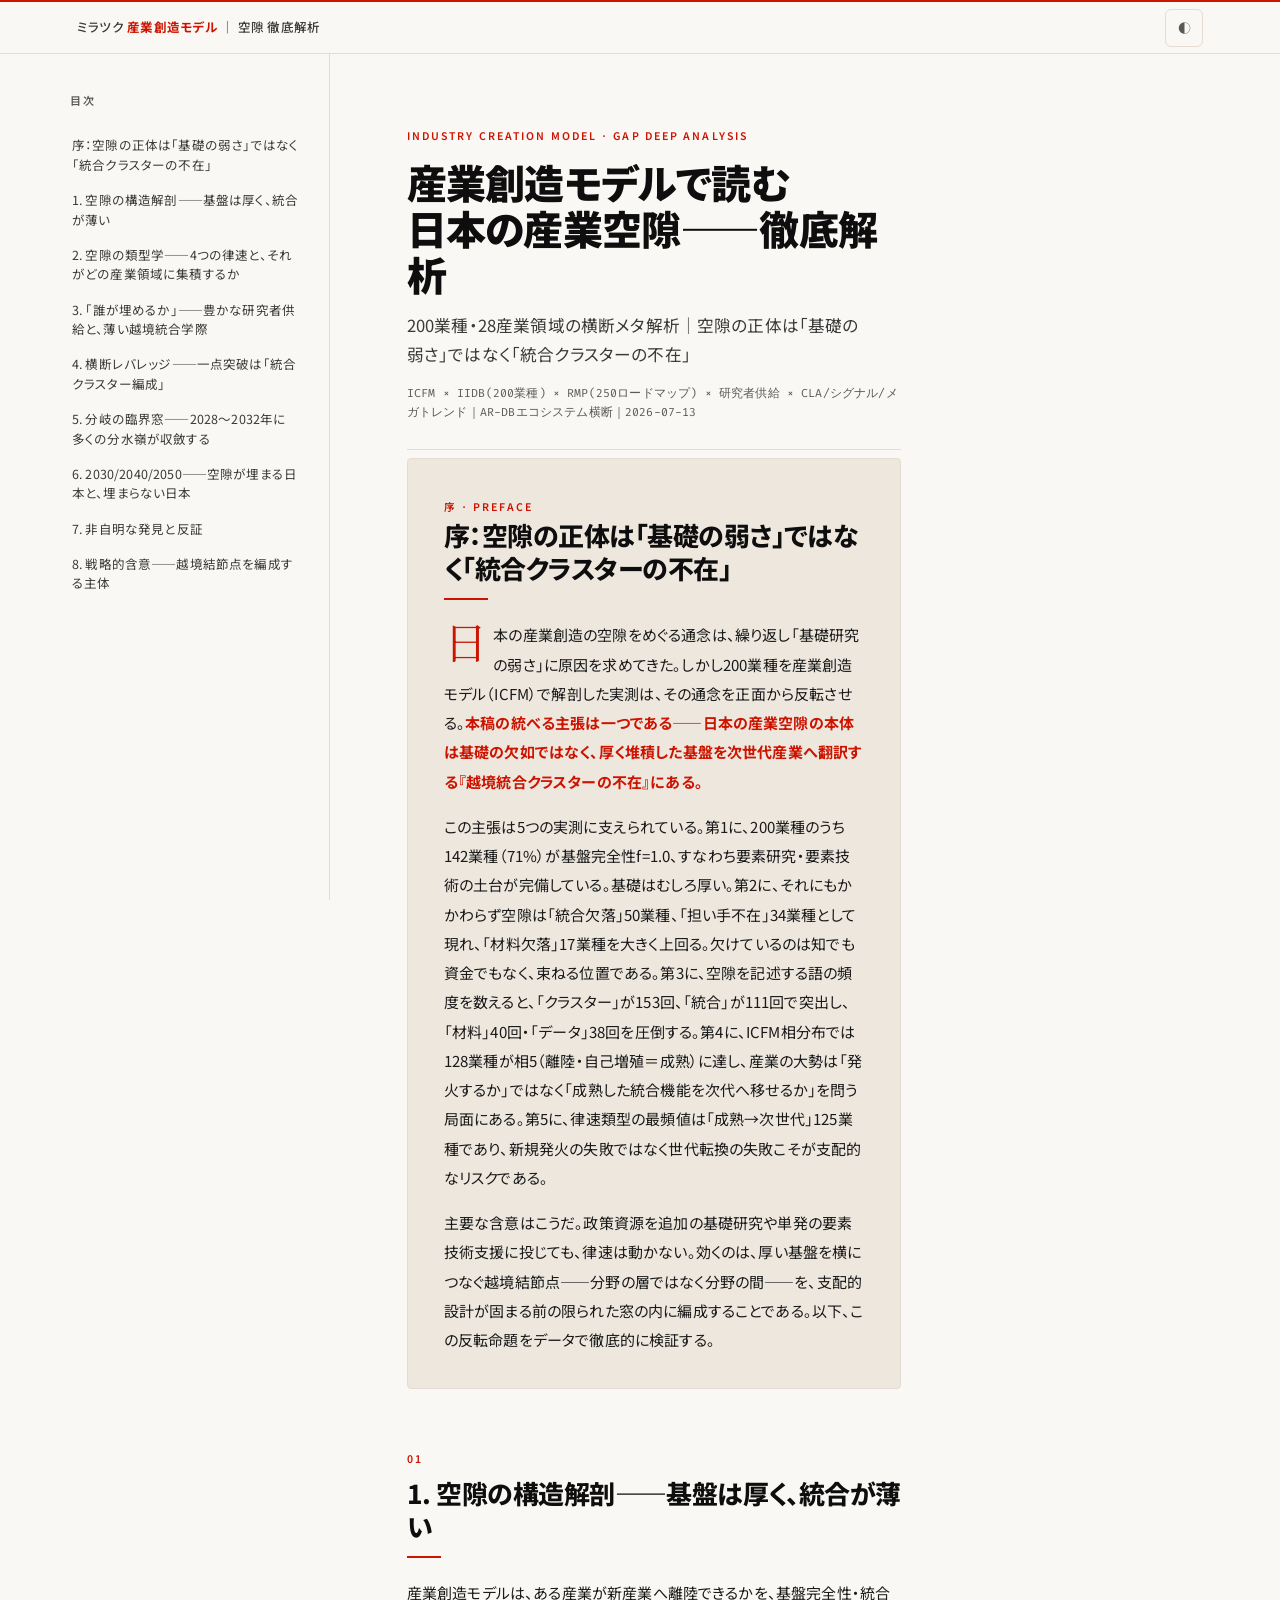
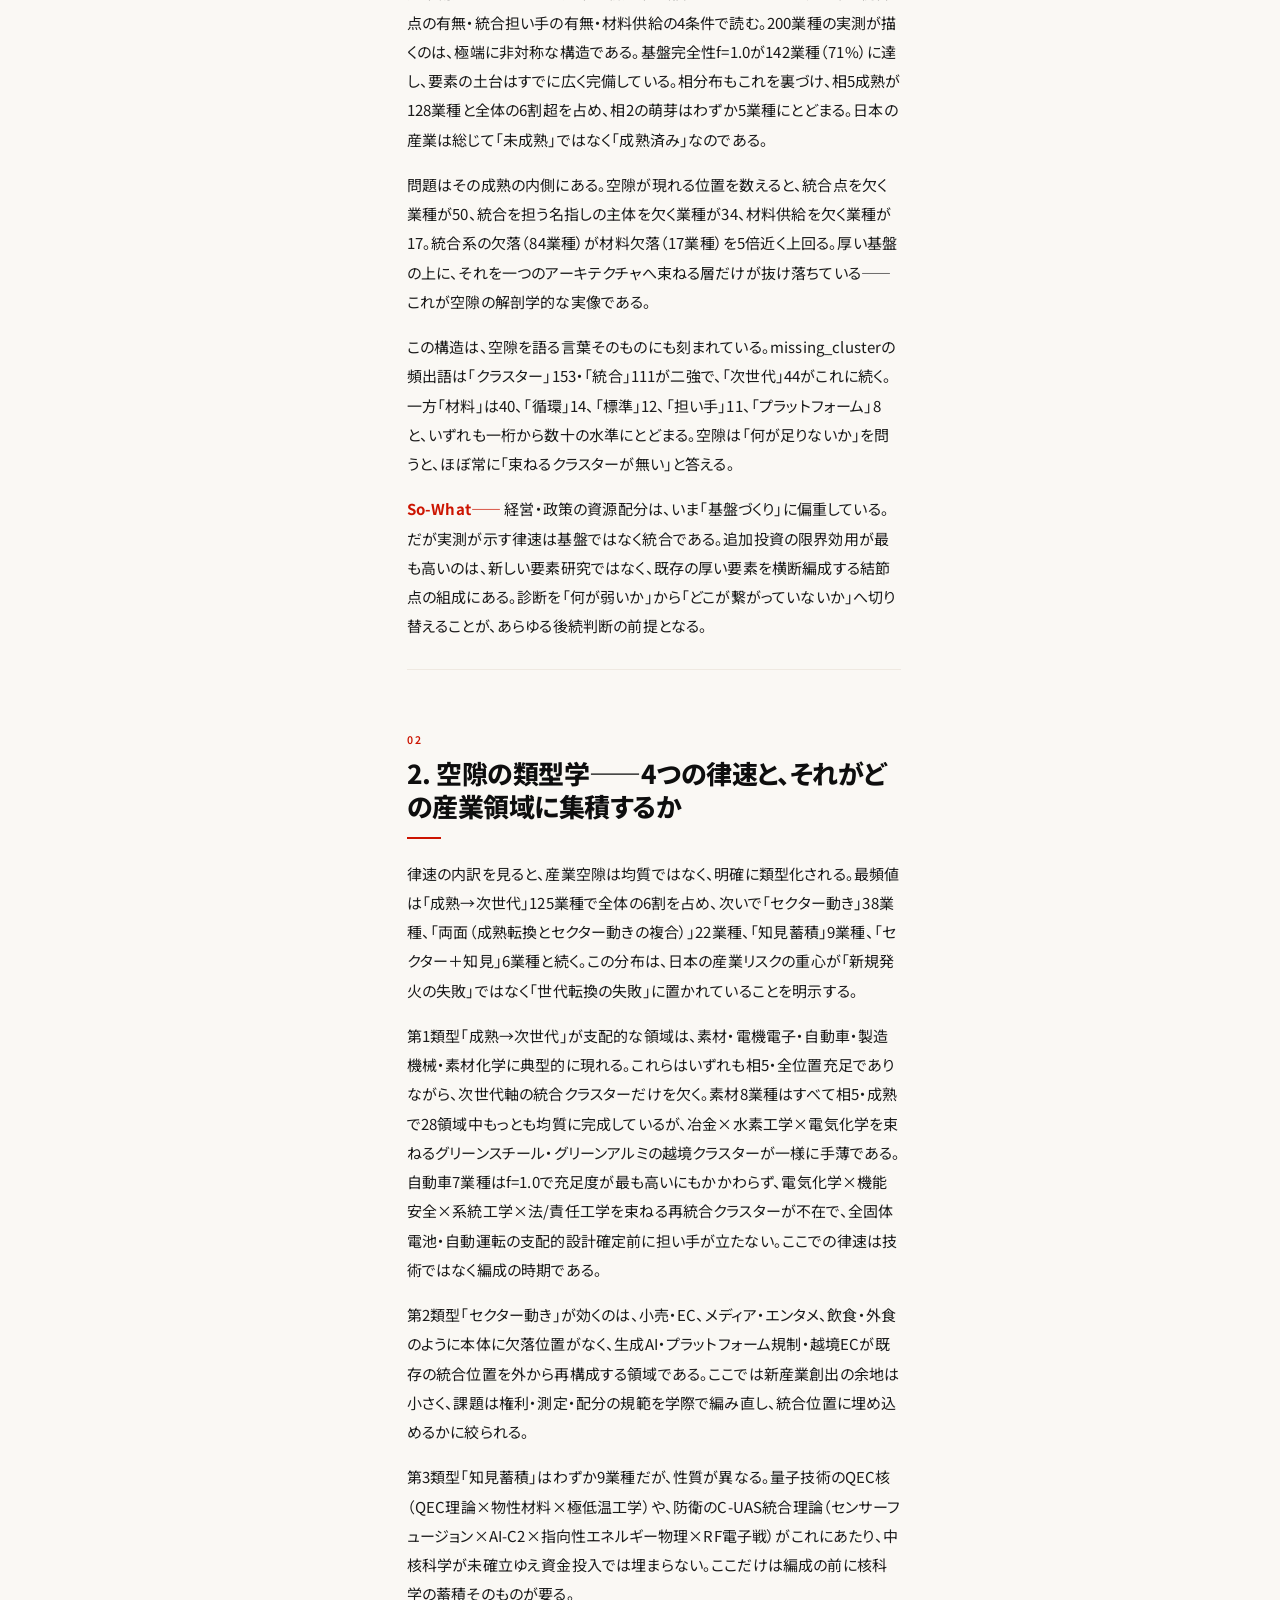
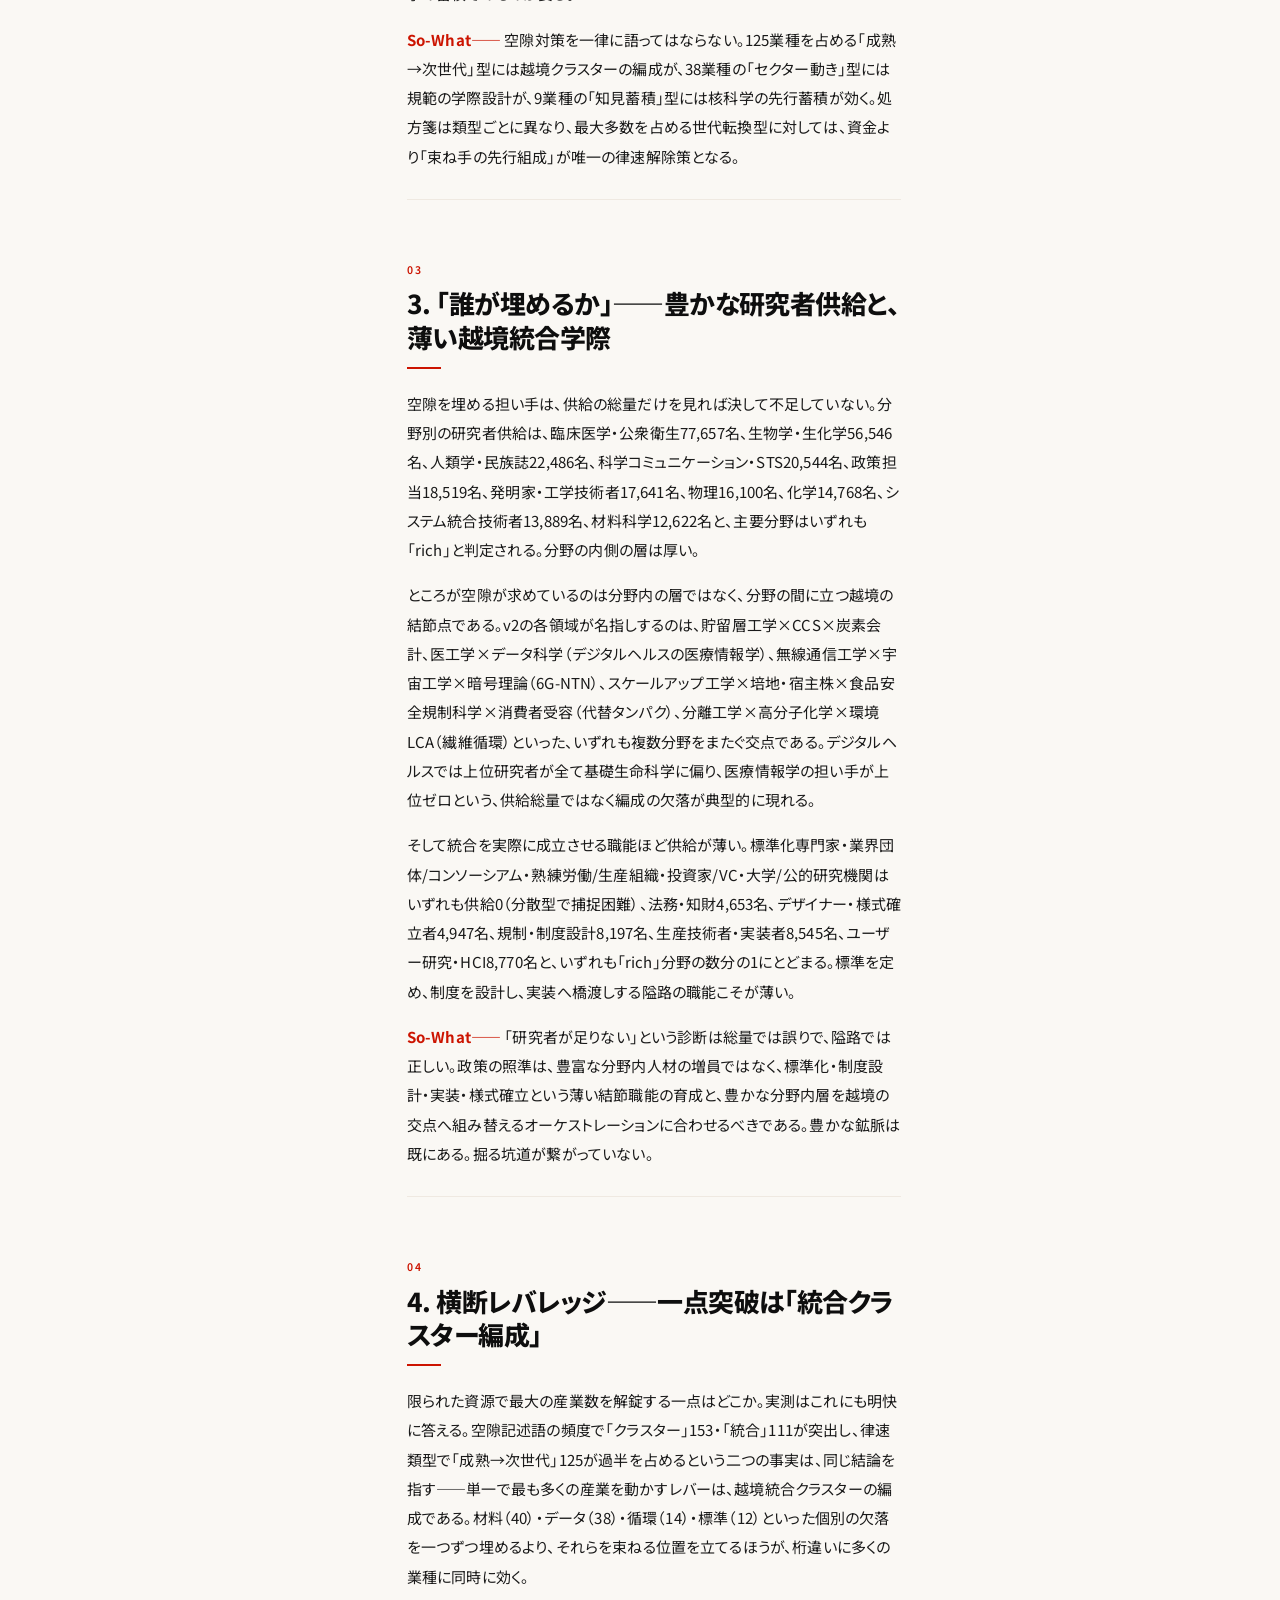
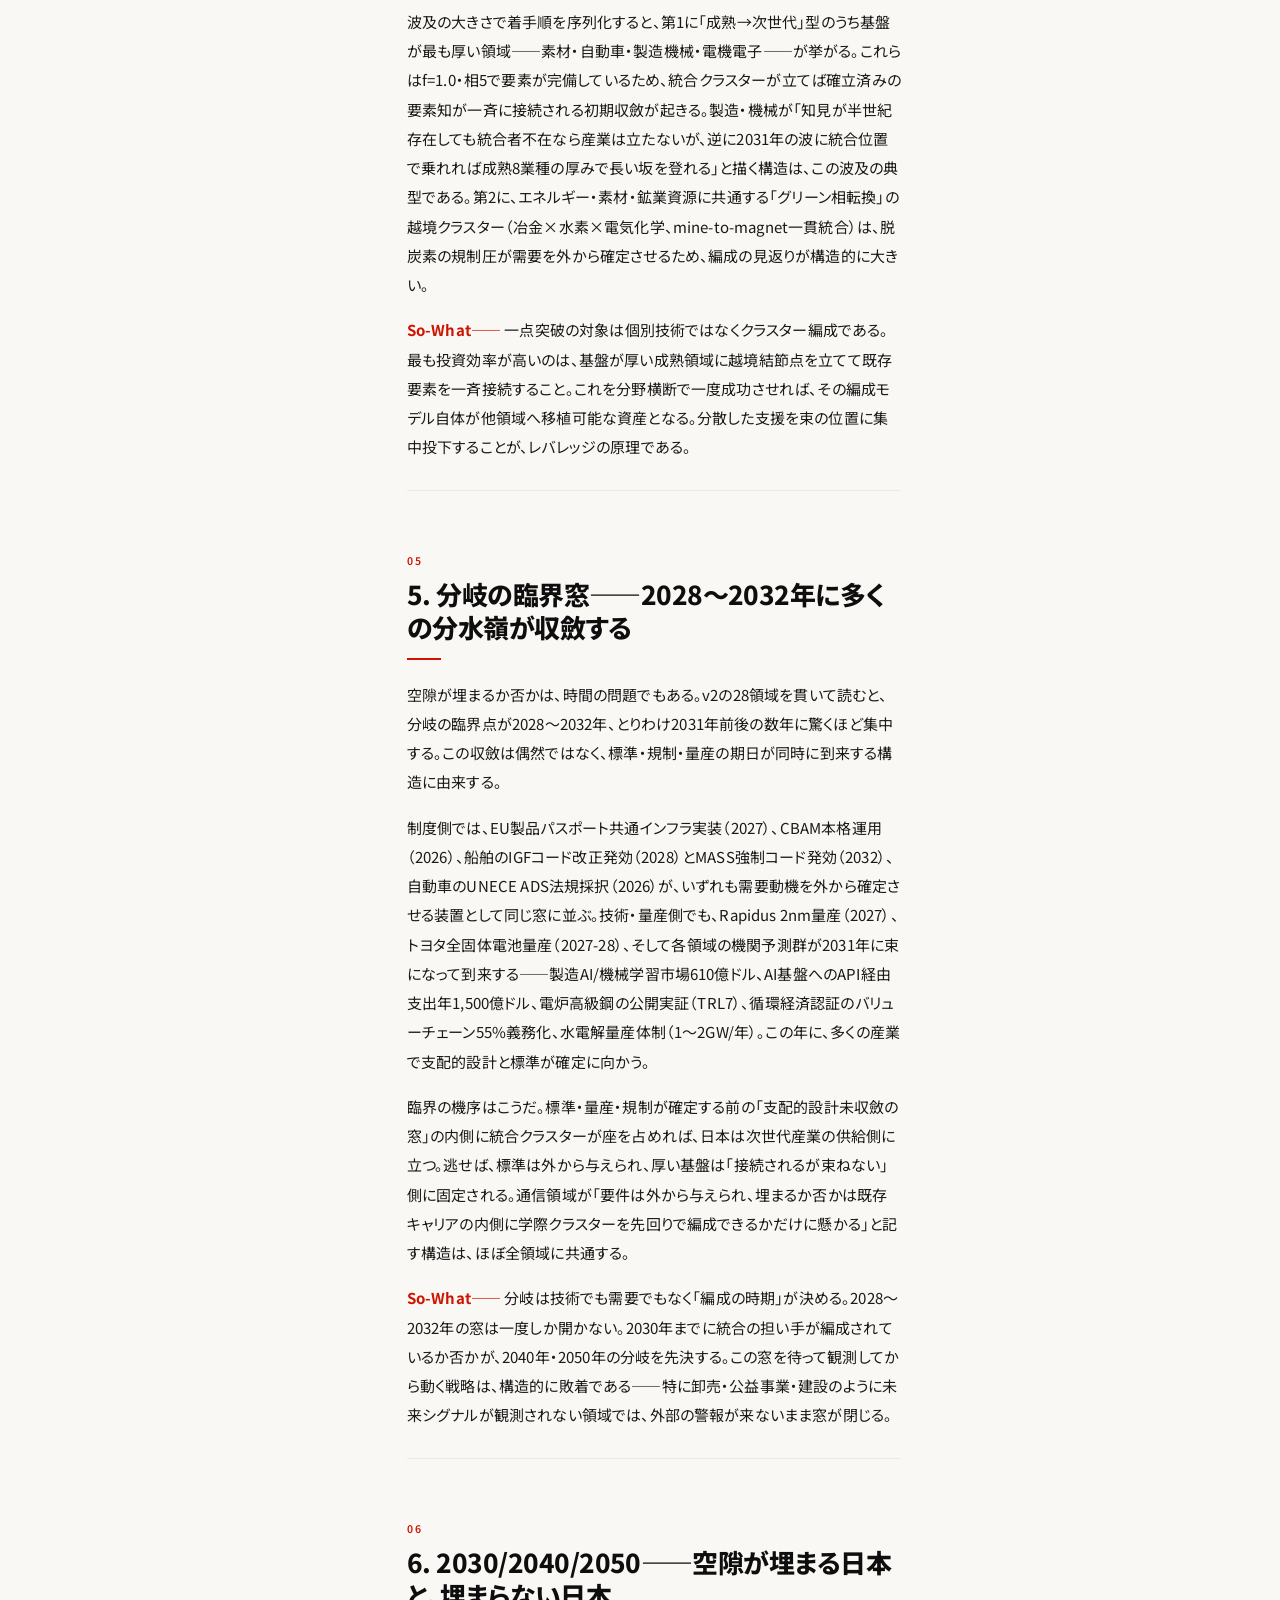
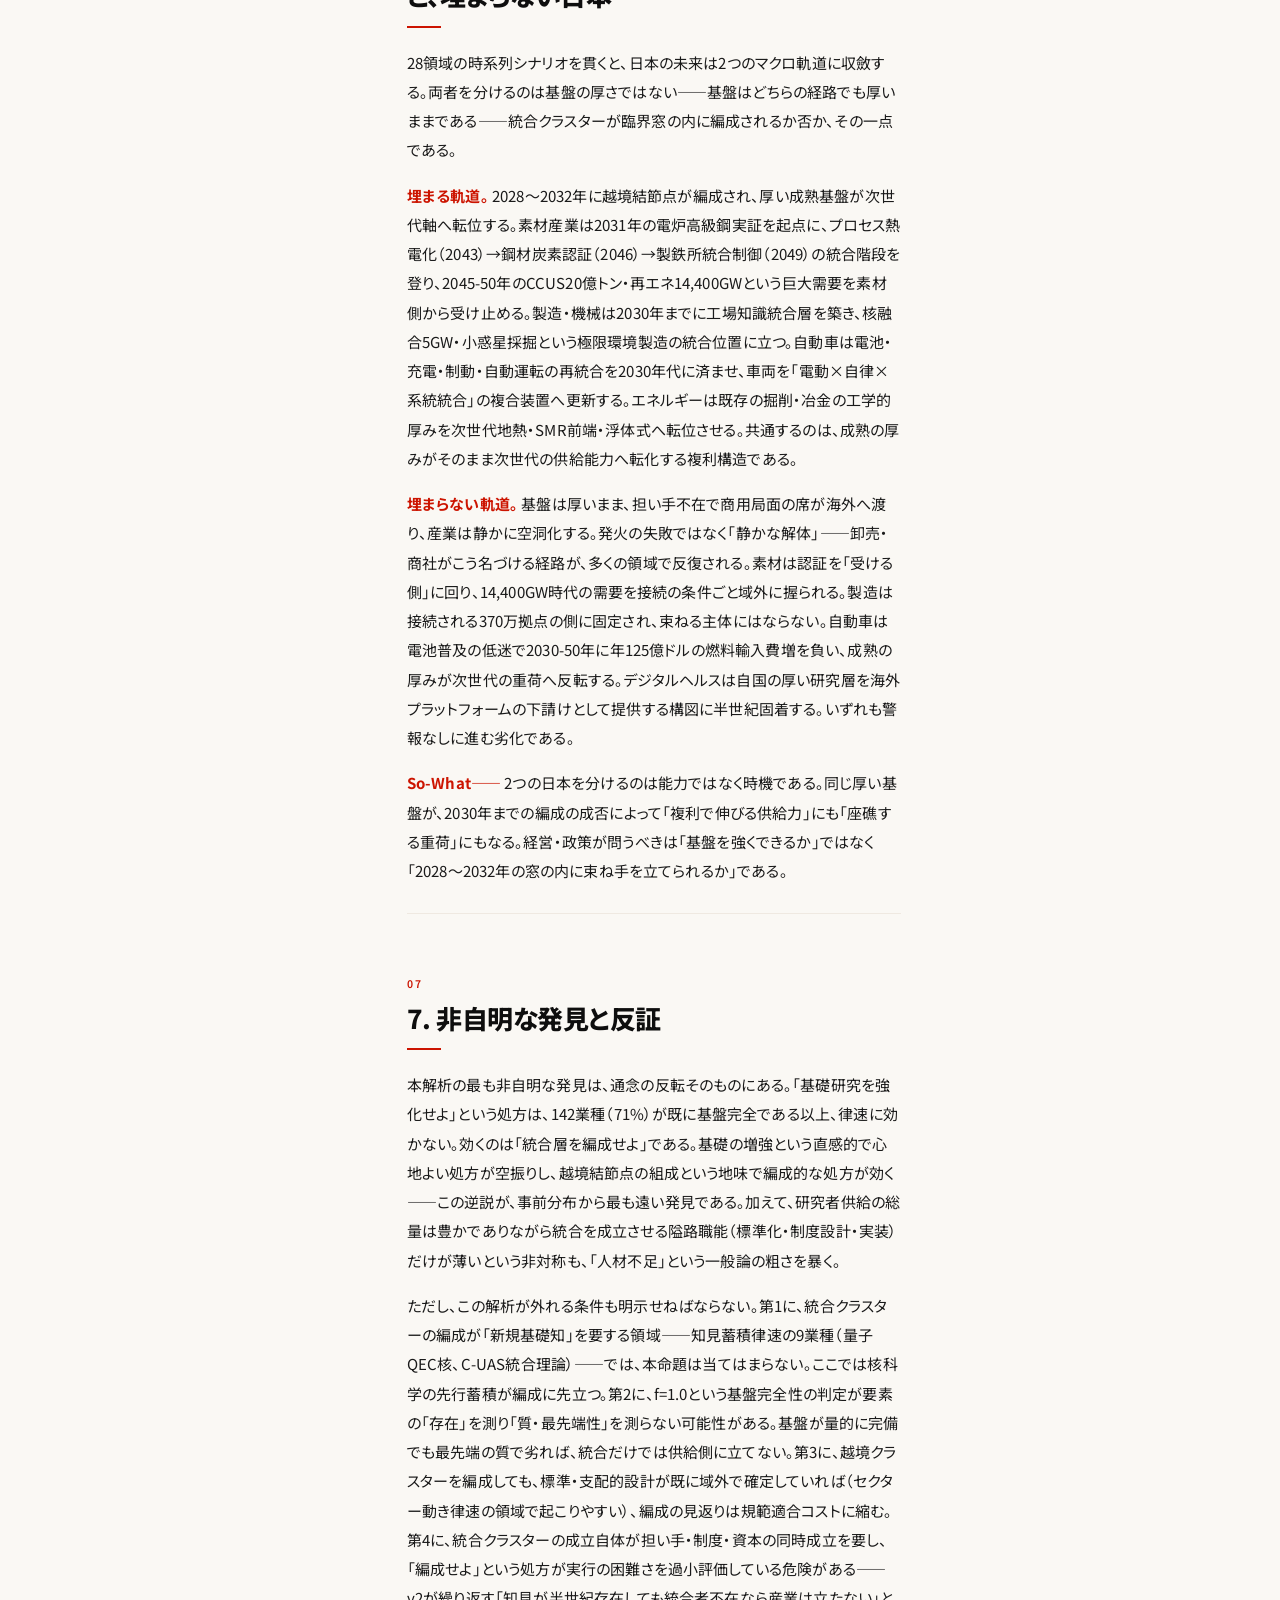
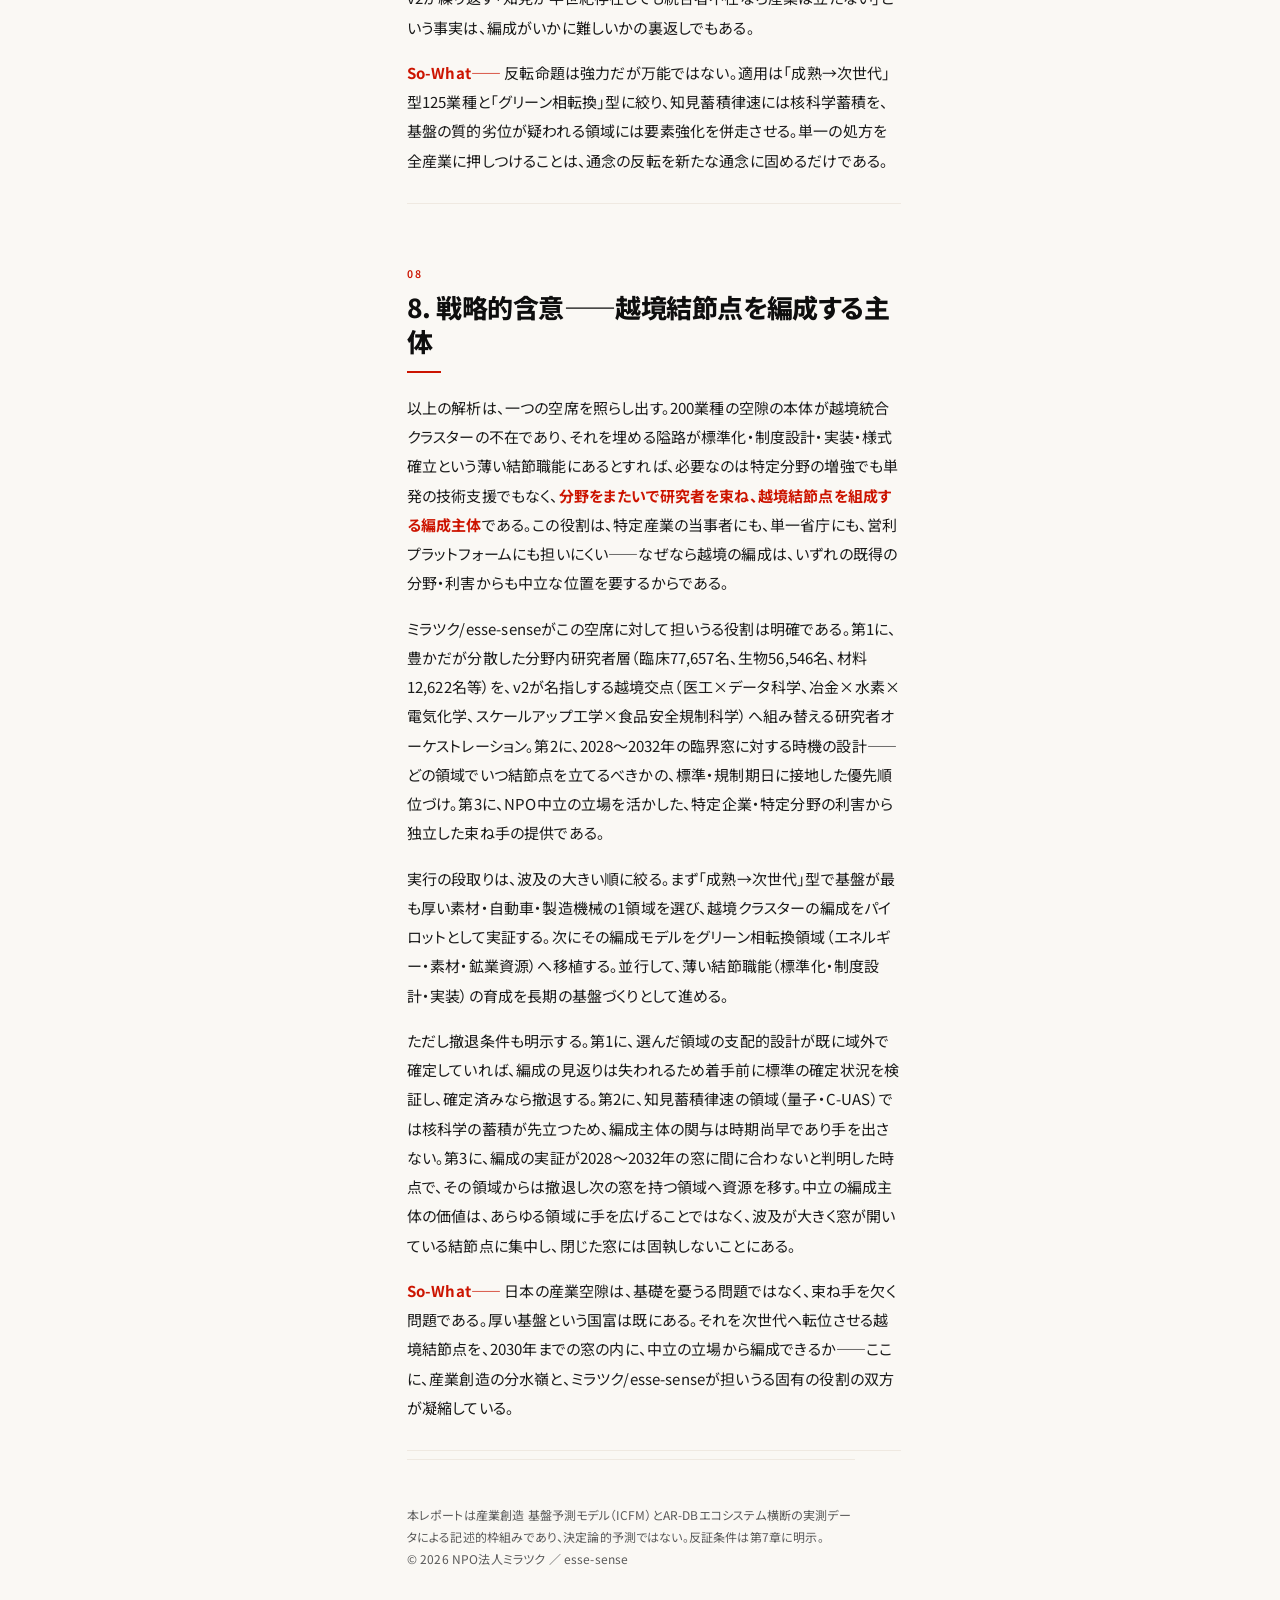
<file: reports/industry-creation/industry-gap-deep-analysis.html>
<!DOCTYPE html><html lang="ja" data-theme="light"><head>
<meta charset="utf-8"><meta name="viewport" content="width=device-width,initial-scale=1,viewport-fit=cover"><meta name="theme-color" content="#CC1400">
<title>産業創造モデルで読む 日本の産業空隙——徹底解析</title><link rel="icon" href="https://esse-sense.com/favicon.ico">
<link rel="preconnect" href="https://fonts.googleapis.com"><link rel="preconnect" href="https://fonts.gstatic.com" crossorigin>
<link href="https://fonts.googleapis.com/css2?family=Noto+Sans+JP:wght@300;400;500;700;900&family=Noto+Serif+JP:wght@400;600;700;900&family=Fira+Code:wght@400;500&display=swap" rel="stylesheet">
<style>
/* ── tokens (warm-editorial 版面 / 赤白CI #CC1400・ゴシック法・イタリック禁止) ─────
   接地: ds/tokens.css [data-preset="warm-editorial"|"museum-editorial"] / design-benchmark 10原則
   選定根拠: 戦略コンサル級レポート × 経営層読者 → 暖白主地・大側余白・締まった見出し・静かな演出 */
:root{
  --accent:#CC1400;--accent-deep:#9A0F00;
  --ink-strong:#0E0E0E;--ink:#1A1A1A;--ink-soft:#3A3A3A;--mut:#595959;--faint:#8A8A8A;
  --paper:#FAF8F4;--surf:#F3EFE9;--surf-warm:#EDE7DE;   /* warm off-white 主地 + セクション交互 */
  --rule:#E4DCD2;--rule-soft:#EFE9E1;--rule-strong:#1A1A1A;
  --f:"Noto Sans JP","Hiragino Sans",-apple-system,sans-serif;
  --fs:"Noto Serif JP","Hiragino Mincho ProN",Georgia,serif;   /* dropcap のみ */
  --m:"Fira Code",monospace;
  --fs-body:clamp(15px,1.05vw,16.5px);--fs-h2:clamp(20px,2.4vw,26px);--fs-dt:clamp(28px,5vw,40px);
  --lh-body:1.95;--lh-head:1.28;
  --tr-head:-.02em;--tr-body:.01em;--tr-label:.2em;
  --measure:64ch;--side:clamp(28px,6vw,80px);
  --ease:cubic-bezier(.16,1,.3,1);
}
[data-theme=dark]{
  --accent:#FF4A38;--accent-deep:#C42A1E;
  --ink-strong:#FFFFFF;--ink:#E4E4E4;--ink-soft:#C4C4C4;--mut:#B0B0B0;--faint:#6E6E6E;
  --paper:#141210;--surf:#1B1917;--surf-warm:#1E1B18;
  --rule:#2E2A26;--rule-soft:#262320;--rule-strong:#E4E4E4;
}
*{box-sizing:border-box}html{scroll-behavior:smooth;-webkit-text-size-adjust:100%}
body{margin:0;background:var(--paper);color:var(--ink);font-family:var(--f);line-height:var(--lh-body);font-feature-settings:"palt" 1,"kern" 1;overflow-x:hidden;letter-spacing:var(--tr-body)}
.bar{position:sticky;top:0;z-index:40;height:54px;display:flex;align-items:center;gap:12px;padding:0 var(--side);background:color-mix(in oklch,var(--paper) 92%,transparent);backdrop-filter:saturate(1.1) blur(8px);border-top:2px solid var(--accent);border-bottom:1px solid var(--rule)}
.bar .brand{font-weight:500;font-size:12.5px;letter-spacing:.02em;flex:1;min-width:0;overflow:hidden;text-overflow:ellipsis;white-space:nowrap;color:var(--ink-soft)}.bar .brand b{color:var(--accent);font-weight:700}
.ib{cursor:pointer;border:1px solid var(--rule);background:transparent;color:var(--mut);border-radius:6px;padding:7px 11px;font-size:13px;min-height:38px;min-width:38px;font-family:var(--f);transition:color .2s var(--ease),border-color .2s var(--ease)}
.ib:hover{color:var(--accent);border-color:var(--accent)}
.mb{display:none}
.wrap{display:grid;grid-template-columns:290px minmax(0,1fr);max-width:1200px;margin:0 auto}
.toc{position:sticky;top:54px;align-self:start;height:calc(100vh - 54px);overflow-y:auto;padding:36px 20px 90px;border-right:1px solid var(--rule)}
.toc-h{font-size:11px;letter-spacing:var(--tr-label);color:var(--mut);text-transform:uppercase;margin:0 0 16px 10px;font-weight:600}
.toc ol{list-style:none;margin:0;padding:0}
.toc a{display:block;padding:8px 10px;font-size:12.5px;color:var(--ink-soft);text-decoration:none;border-radius:6px;line-height:1.55;border-left:2px solid transparent;transition:color .2s var(--ease),border-color .2s var(--ease)}
.toc a:hover,.toc a:active{color:var(--accent);border-left-color:var(--accent)}
.scrim{display:none}
main{padding:clamp(40px,6vw,72px) var(--side) 130px;max-width:calc(var(--measure) + 8ch);min-width:0}
.cn{font-family:var(--f);font-size:10.5px;font-weight:600;letter-spacing:var(--tr-label);color:var(--accent);text-transform:uppercase}
.dt{font-family:var(--f);font-weight:900;font-size:var(--fs-dt);line-height:1.14;letter-spacing:var(--tr-head);margin:14px 0 14px;color:var(--ink-strong)}
.ds{color:var(--ink-soft);font-size:clamp(14px,1.3vw,17px);line-height:1.7;max-width:52ch}
.dm{color:var(--mut);font-size:11.5px;font-family:var(--m);border-bottom:1px solid var(--rule);padding-bottom:26px;margin:16px 0 4px;word-break:break-word;line-height:1.7}
.chapter{padding:clamp(40px,5vw,60px) 0 12px;border-bottom:1px solid var(--rule-soft)}
.chapter h2{font-family:var(--f);font-weight:800;font-size:var(--fs-h2);line-height:var(--lh-head);letter-spacing:var(--tr-head);margin:6px 0 20px;scroll-margin-top:70px;color:var(--ink-strong)}
.chapter h2::after{content:"";display:block;width:34px;height:2px;background:var(--accent);margin-top:14px}
.chapter p{font-size:var(--fs-body);line-height:var(--lh-body);margin:0 0 16px;max-width:var(--measure)}
.intro{background:var(--surf-warm);border:1px solid var(--rule);border-radius:4px;padding:clamp(26px,3vw,40px) clamp(24px,3vw,36px) 18px;margin-top:8px}
.intro h2{margin-top:0}
.intro h2::after{width:44px}
.intro .lede{font-family:var(--fs);font-size:2.9em;font-weight:400;line-height:.82;float:left;margin:.06em .12em -.04em 0;color:var(--accent)}
strong{color:var(--accent);font-weight:700}
.foot{color:var(--mut);font-size:12px;padding:44px 0 12px;line-height:1.85;max-width:var(--measure);border-top:1px solid var(--rule-soft);margin-top:8px}
:where(a,button,summary):focus-visible{outline:2px solid var(--accent);outline-offset:2px;border-radius:3px}
::selection{background:rgba(204,20,0,.14)}
@media(max-width:900px){.wrap{grid-template-columns:1fr}.mb{display:inline-flex;align-items:center;justify-content:center}
 .toc{position:fixed;top:0;left:0;width:82%;max-width:330px;height:100vh;background:var(--paper);z-index:60;transform:translateX(-100%);transition:transform .3s var(--ease);border-right:1px solid var(--rule);box-shadow:2px 0 32px rgba(20,20,20,.14);padding-top:24px}
 body.o .toc{transform:translateX(0)}body.o .scrim{display:block;position:fixed;inset:0;background:rgba(20,18,16,.44);z-index:55}
 main{padding:26px 20px 96px}}
@media print{.bar,.toc,.scrim{display:none}.wrap{grid-template-columns:1fr}main{max-width:none}.chapter{page-break-inside:avoid}body{background:#fff}}
@media (prefers-reduced-motion:reduce){*{animation-duration:.001ms!important;transition-duration:.001ms!important;scroll-behavior:auto}}
</style></head><body>
<div class="bar"><button class="ib mb" onclick="tg()" aria-label="目次">☰</button><span class="brand">ミラツク <b>産業創造モデル</b> ｜ 空隙 徹底解析</span><button class="ib" onclick="tt()" aria-label="テーマ">◐</button></div>
<div class="scrim" onclick="ct()"></div>
<div class="wrap"><aside class="toc" aria-label="目次"><div class="toc-h">目次</div><ol><li><a href="#c87007" onclick="ct()">序：空隙の正体は「基礎の弱さ」ではなく「統合クラスターの不在」</a></li>
<li><a href="#c88585" onclick="ct()">1. 空隙の構造解剖——基盤は厚く、統合が薄い</a></li>
<li><a href="#c61044" onclick="ct()">2. 空隙の類型学——4つの律速と、それがどの産業領域に集積するか</a></li>
<li><a href="#c23733" onclick="ct()">3. 「誰が埋めるか」——豊かな研究者供給と、薄い越境統合学際</a></li>
<li><a href="#c65806" onclick="ct()">4. 横断レバレッジ——一点突破は「統合クラスター編成」</a></li>
<li><a href="#c35438" onclick="ct()">5. 分岐の臨界窓——2028〜2032年に多くの分水嶺が収斂する</a></li>
<li><a href="#c57711" onclick="ct()">6. 2030/2040/2050——空隙が埋まる日本と、埋まらない日本</a></li>
<li><a href="#c74160" onclick="ct()">7. 非自明な発見と反証</a></li>
<li><a href="#c65212" onclick="ct()">8. 戦略的含意——越境結節点を編成する主体</a></li></ol></aside>
<main>
<div class="cn">INDUSTRY CREATION MODEL · GAP DEEP ANALYSIS</div>
<h1 class="dt">産業創造モデルで読む<br>日本の産業空隙——徹底解析</h1>
<div class="ds">200業種・28産業領域の横断メタ解析｜空隙の正体は「基礎の弱さ」ではなく「統合クラスターの不在」</div>
<div class="dm">ICFM × IIDB(200業種) × RMP(250ロードマップ) × 研究者供給 × CLA/シグナル/メガトレンド｜AR-DBエコシステム横断｜2026-07-13</div>
<section class="chapter intro" id="c87007"><div class="cn">序 · PREFACE</div><h2>序：空隙の正体は「基礎の弱さ」ではなく「統合クラスターの不在」</h2><p><span class="lede">日</span>本の産業創造の空隙をめぐる通念は、繰り返し「基礎研究の弱さ」に原因を求めてきた。しかし200業種を産業創造モデル（ICFM）で解剖した実測は、その通念を正面から反転させる。<strong>本稿の統べる主張は一つである——日本の産業空隙の本体は基礎の欠如ではなく、厚く堆積した基盤を次世代産業へ翻訳する『越境統合クラスターの不在』にある。</strong></p>
<p>この主張は5つの実測に支えられている。第1に、200業種のうち142業種（71%）が基盤完全性f=1.0、すなわち要素研究・要素技術の土台が完備している。基礎はむしろ厚い。第2に、それにもかかわらず空隙は「統合欠落」50業種、「担い手不在」34業種として現れ、「材料欠落」17業種を大きく上回る。欠けているのは知でも資金でもなく、束ねる位置である。第3に、空隙を記述する語の頻度を数えると、「クラスター」が153回、「統合」が111回で突出し、「材料」40回・「データ」38回を圧倒する。第4に、ICFM相分布では128業種が相5（離陸・自己増殖＝成熟）に達し、産業の大勢は「発火するか」ではなく「成熟した統合機能を次代へ移せるか」を問う局面にある。第5に、律速類型の最頻値は「成熟→次世代」125業種であり、新規発火の失敗ではなく世代転換の失敗こそが支配的なリスクである。</p>
<p>主要な含意はこうだ。政策資源を追加の基礎研究や単発の要素技術支援に投じても、律速は動かない。効くのは、厚い基盤を横につなぐ越境結節点——分野の層ではなく分野の間——を、支配的設計が固まる前の限られた窓の内に編成することである。以下、この反転命題をデータで徹底的に検証する。</p></section>
<section class="chapter" id="c88585"><div class="cn">01</div><h2>1. 空隙の構造解剖——基盤は厚く、統合が薄い</h2><p>産業創造モデルは、ある産業が新産業へ離陸できるかを、基盤完全性・統合点の有無・統合担い手の有無・材料供給の4条件で読む。200業種の実測が描くのは、極端に非対称な構造である。基盤完全性f=1.0が142業種（71%）に達し、要素の土台はすでに広く完備している。相分布もこれを裏づけ、相5成熟が128業種と全体の6割超を占め、相2の萌芽はわずか5業種にとどまる。日本の産業は総じて「未成熟」ではなく「成熟済み」なのである。</p>
<p>問題はその成熟の内側にある。空隙が現れる位置を数えると、統合点を欠く業種が50、統合を担う名指しの主体を欠く業種が34、材料供給を欠く業種が17。統合系の欠落（84業種）が材料欠落（17業種）を5倍近く上回る。厚い基盤の上に、それを一つのアーキテクチャへ束ねる層だけが抜け落ちている——これが空隙の解剖学的な実像である。</p>
<p>この構造は、空隙を語る言葉そのものにも刻まれている。missing_clusterの頻出語は「クラスター」153・「統合」111が二強で、「次世代」44がこれに続く。一方「材料」は40、「循環」14、「標準」12、「担い手」11、「プラットフォーム」8と、いずれも一桁から数十の水準にとどまる。空隙は「何が足りないか」を問うと、ほぼ常に「束ねるクラスターが無い」と答える。</p>
<p><strong>So-What——</strong> 経営・政策の資源配分は、いま「基盤づくり」に偏重している。だが実測が示す律速は基盤ではなく統合である。追加投資の限界効用が最も高いのは、新しい要素研究ではなく、既存の厚い要素を横断編成する結節点の組成にある。診断を「何が弱いか」から「どこが繋がっていないか」へ切り替えることが、あらゆる後続判断の前提となる。</p></section>
<section class="chapter" id="c61044"><div class="cn">02</div><h2>2. 空隙の類型学——4つの律速と、それがどの産業領域に集積するか</h2><p>律速の内訳を見ると、産業空隙は均質ではなく、明確に類型化される。最頻値は「成熟→次世代」125業種で全体の6割を占め、次いで「セクター動き」38業種、「両面（成熟転換とセクター動きの複合）」22業種、「知見蓄積」9業種、「セクター＋知見」6業種と続く。この分布は、日本の産業リスクの重心が「新規発火の失敗」ではなく「世代転換の失敗」に置かれていることを明示する。</p>
<p>第1類型「成熟→次世代」が支配的な領域は、素材・電機電子・自動車・製造機械・素材化学に典型的に現れる。これらはいずれも相5・全位置充足でありながら、次世代軸の統合クラスターだけを欠く。素材8業種はすべて相5・成熟で28領域中もっとも均質に完成しているが、冶金×水素工学×電気化学を束ねるグリーンスチール・グリーンアルミの越境クラスターが一様に手薄である。自動車7業種はf=1.0で充足度が最も高いにもかかわらず、電気化学×機能安全×系統工学×法/責任工学を束ねる再統合クラスターが不在で、全固体電池・自動運転の支配的設計確定前に担い手が立たない。ここでの律速は技術ではなく編成の時期である。</p>
<p>第2類型「セクター動き」が効くのは、小売・EC、メディア・エンタメ、飲食・外食のように本体に欠落位置がなく、生成AI・プラットフォーム規制・越境ECが既存の統合位置を外から再構成する領域である。ここでは新産業創出の余地は小さく、課題は権利・測定・配分の規範を学際で編み直し、統合位置に埋め込めるかに絞られる。</p>
<p>第3類型「知見蓄積」はわずか9業種だが、性質が異なる。量子技術のQEC核（QEC理論×物性材料×極低温工学）や、防衛のC-UAS統合理論（センサーフュージョン×AI-C2×指向性エネルギー物理×RF電子戦）がこれにあたり、中核科学が未確立ゆえ資金投入では埋まらない。ここだけは編成の前に核科学の蓄積そのものが要る。</p>
<p><strong>So-What——</strong> 空隙対策を一律に語ってはならない。125業種を占める「成熟→次世代」型には越境クラスターの編成が、38業種の「セクター動き」型には規範の学際設計が、9業種の「知見蓄積」型には核科学の先行蓄積が効く。処方箋は類型ごとに異なり、最大多数を占める世代転換型に対しては、資金より「束ね手の先行組成」が唯一の律速解除策となる。</p></section>
<section class="chapter" id="c23733"><div class="cn">03</div><h2>3. 「誰が埋めるか」——豊かな研究者供給と、薄い越境統合学際</h2><p>空隙を埋める担い手は、供給の総量だけを見れば決して不足していない。分野別の研究者供給は、臨床医学・公衆衛生77,657名、生物学・生化学56,546名、人類学・民族誌22,486名、科学コミュニケーション・STS20,544名、政策担当18,519名、発明家・工学技術者17,641名、物理16,100名、化学14,768名、システム統合技術者13,889名、材料科学12,622名と、主要分野はいずれも「rich」と判定される。分野の内側の層は厚い。</p>
<p>ところが空隙が求めているのは分野内の層ではなく、分野の間に立つ越境の結節点である。v2の各領域が名指しするのは、貯留層工学×CCS×炭素会計、医工学×データ科学（デジタルヘルスの医療情報学）、無線通信工学×宇宙工学×暗号理論（6G-NTN）、スケールアップ工学×培地・宿主株×食品安全規制科学×消費者受容（代替タンパク）、分離工学×高分子化学×環境LCA（繊維循環）といった、いずれも複数分野をまたぐ交点である。デジタルヘルスでは上位研究者が全て基礎生命科学に偏り、医療情報学の担い手が上位ゼロという、供給総量ではなく編成の欠落が典型的に現れる。</p>
<p>そして統合を実際に成立させる職能ほど供給が薄い。標準化専門家・業界団体/コンソーシアム・熟練労働/生産組織・投資家/VC・大学/公的研究機関はいずれも供給0（分散型で捕捉困難）、法務・知財4,653名、デザイナー・様式確立者4,947名、規制・制度設計8,197名、生産技術者・実装者8,545名、ユーザー研究・HCI8,770名と、いずれも「rich」分野の数分の1にとどまる。標準を定め、制度を設計し、実装へ橋渡しする隘路の職能こそが薄い。</p>
<p><strong>So-What——</strong> 「研究者が足りない」という診断は総量では誤りで、隘路では正しい。政策の照準は、豊富な分野内人材の増員ではなく、標準化・制度設計・実装・様式確立という薄い結節職能の育成と、豊かな分野内層を越境の交点へ組み替えるオーケストレーションに合わせるべきである。豊かな鉱脈は既にある。掘る坑道が繋がっていない。</p></section>
<section class="chapter" id="c65806"><div class="cn">04</div><h2>4. 横断レバレッジ——一点突破は「統合クラスター編成」</h2><p>限られた資源で最大の産業数を解錠する一点はどこか。実測はこれにも明快に答える。空隙記述語の頻度で「クラスター」153・「統合」111が突出し、律速類型で「成熟→次世代」125が過半を占めるという二つの事実は、同じ結論を指す——単一で最も多くの産業を動かすレバーは、越境統合クラスターの編成である。材料（40）・データ（38）・循環（14）・標準（12）といった個別の欠落を一つずつ埋めるより、それらを束ねる位置を立てるほうが、桁違いに多くの業種に同時に効く。</p>
<p>波及の大きさで着手順を序列化すると、第1に「成熟→次世代」型のうち基盤が最も厚い領域——素材・自動車・製造機械・電機電子——が挙がる。これらはf=1.0・相5で要素が完備しているため、統合クラスターが立てば確立済みの要素知が一斉に接続される初期収斂が起きる。製造・機械が「知見が半世紀存在しても統合者不在なら産業は立たないが、逆に2031年の波に統合位置で乗れれば成熟8業種の厚みで長い坂を登れる」と描く構造は、この波及の典型である。第2に、エネルギー・素材・鉱業資源に共通する「グリーン相転換」の越境クラスター（冶金×水素×電気化学、mine-to-magnet一貫統合）は、脱炭素の規制圧が需要を外から確定させるため、編成の見返りが構造的に大きい。</p>
<p><strong>So-What——</strong> 一点突破の対象は個別技術ではなくクラスター編成である。最も投資効率が高いのは、基盤が厚い成熟領域に越境結節点を立てて既存要素を一斉接続すること。これを分野横断で一度成功させれば、その編成モデル自体が他領域へ移植可能な資産となる。分散した支援を束の位置に集中投下することが、レバレッジの原理である。</p></section>
<section class="chapter" id="c35438"><div class="cn">05</div><h2>5. 分岐の臨界窓——2028〜2032年に多くの分水嶺が収斂する</h2><p>空隙が埋まるか否かは、時間の問題でもある。v2の28領域を貫いて読むと、分岐の臨界点が2028〜2032年、とりわけ2031年前後の数年に驚くほど集中する。この収斂は偶然ではなく、標準・規制・量産の期日が同時に到来する構造に由来する。</p>
<p>制度側では、EU製品パスポート共通インフラ実装（2027）、CBAM本格運用（2026）、船舶のIGFコード改正発効（2028）とMASS強制コード発効（2032）、自動車のUNECE ADS法規採択（2026）が、いずれも需要動機を外から確定させる装置として同じ窓に並ぶ。技術・量産側でも、Rapidus 2nm量産（2027）、トヨタ全固体電池量産（2027-28）、そして各領域の機関予測群が2031年に束になって到来する——製造AI/機械学習市場610億ドル、AI基盤へのAPI経由支出年1,500億ドル、電炉高級鋼の公開実証（TRL7）、循環経済認証のバリューチェーン55%義務化、水電解量産体制（1〜2GW/年）。この年に、多くの産業で支配的設計と標準が確定に向かう。</p>
<p>臨界の機序はこうだ。標準・量産・規制が確定する前の「支配的設計未収斂の窓」の内側に統合クラスターが座を占めれば、日本は次世代産業の供給側に立つ。逃せば、標準は外から与えられ、厚い基盤は「接続されるが束ねない」側に固定される。通信領域が「要件は外から与えられ、埋まるか否かは既存キャリアの内側に学際クラスターを先回りで編成できるかだけに懸かる」と記す構造は、ほぼ全領域に共通する。</p>
<p><strong>So-What——</strong> 分岐は技術でも需要でもなく「編成の時期」が決める。2028〜2032年の窓は一度しか開かない。2030年までに統合の担い手が編成されているか否かが、2040年・2050年の分岐を先決する。この窓を待って観測してから動く戦略は、構造的に敗着である——特に卸売・公益事業・建設のように未来シグナルが観測されない領域では、外部の警報が来ないまま窓が閉じる。</p></section>
<section class="chapter" id="c57711"><div class="cn">06</div><h2>6. 2030/2040/2050——空隙が埋まる日本と、埋まらない日本</h2><p>28領域の時系列シナリオを貫くと、日本の未来は2つのマクロ軌道に収斂する。両者を分けるのは基盤の厚さではない——基盤はどちらの経路でも厚いままである——統合クラスターが臨界窓の内に編成されるか否か、その一点である。</p>
<p><strong>埋まる軌道。</strong> 2028〜2032年に越境結節点が編成され、厚い成熟基盤が次世代軸へ転位する。素材産業は2031年の電炉高級鋼実証を起点に、プロセス熱電化（2043）→鋼材炭素認証（2046）→製鉄所統合制御（2049）の統合階段を登り、2045-50年のCCUS20億トン・再エネ14,400GWという巨大需要を素材側から受け止める。製造・機械は2030年までに工場知識統合層を築き、核融合5GW・小惑星採掘という極限環境製造の統合位置に立つ。自動車は電池・充電・制動・自動運転の再統合を2030年代に済ませ、車両を「電動×自律×系統統合」の複合装置へ更新する。エネルギーは既存の掘削・冶金の工学的厚みを次世代地熱・SMR前端・浮体式へ転位させる。共通するのは、成熟の厚みがそのまま次世代の供給能力へ転化する複利構造である。</p>
<p><strong>埋まらない軌道。</strong> 基盤は厚いまま、担い手不在で商用局面の席が海外へ渡り、産業は静かに空洞化する。発火の失敗ではなく「静かな解体」——卸売・商社がこう名づける経路が、多くの領域で反復される。素材は認証を「受ける側」に回り、14,400GW時代の需要を接続の条件ごと域外に握られる。製造は接続される370万拠点の側に固定され、束ねる主体にはならない。自動車は電池普及の低迷で2030-50年に年125億ドルの燃料輸入費増を負い、成熟の厚みが次世代の重荷へ反転する。デジタルヘルスは自国の厚い研究層を海外プラットフォームの下請けとして提供する構図に半世紀固着する。いずれも警報なしに進む劣化である。</p>
<p><strong>So-What——</strong> 2つの日本を分けるのは能力ではなく時機である。同じ厚い基盤が、2030年までの編成の成否によって「複利で伸びる供給力」にも「座礁する重荷」にもなる。経営・政策が問うべきは「基盤を強くできるか」ではなく「2028〜2032年の窓の内に束ね手を立てられるか」である。</p></section>
<section class="chapter" id="c74160"><div class="cn">07</div><h2>7. 非自明な発見と反証</h2><p>本解析の最も非自明な発見は、通念の反転そのものにある。「基礎研究を強化せよ」という処方は、142業種（71%）が既に基盤完全である以上、律速に効かない。効くのは「統合層を編成せよ」である。基礎の増強という直感的で心地よい処方が空振りし、越境結節点の組成という地味で編成的な処方が効く——この逆説が、事前分布から最も遠い発見である。加えて、研究者供給の総量は豊かでありながら統合を成立させる隘路職能（標準化・制度設計・実装）だけが薄いという非対称も、「人材不足」という一般論の粗さを暴く。</p>
<p>ただし、この解析が外れる条件も明示せねばならない。第1に、統合クラスターの編成が「新規基礎知」を要する領域——知見蓄積律速の9業種（量子QEC核、C-UAS統合理論）——では、本命題は当てはまらない。ここでは核科学の先行蓄積が編成に先立つ。第2に、f=1.0という基盤完全性の判定が要素の「存在」を測り「質・最先端性」を測らない可能性がある。基盤が量的に完備でも最先端の質で劣れば、統合だけでは供給側に立てない。第3に、越境クラスターを編成しても、標準・支配的設計が既に域外で確定していれば（セクター動き律速の領域で起こりやすい）、編成の見返りは規範適合コストに縮む。第4に、統合クラスターの成立自体が担い手・制度・資本の同時成立を要し、「編成せよ」という処方が実行の困難さを過小評価している危険がある——v2が繰り返す「知見が半世紀存在しても統合者不在なら産業は立たない」という事実は、編成がいかに難しいかの裏返しでもある。</p>
<p><strong>So-What——</strong> 反転命題は強力だが万能ではない。適用は「成熟→次世代」型125業種と「グリーン相転換」型に絞り、知見蓄積律速には核科学蓄積を、基盤の質的劣位が疑われる領域には要素強化を併走させる。単一の処方を全産業に押しつけることは、通念の反転を新たな通念に固めるだけである。</p></section>
<section class="chapter" id="c65212"><div class="cn">08</div><h2>8. 戦略的含意——越境結節点を編成する主体</h2><p>以上の解析は、一つの空席を照らし出す。200業種の空隙の本体が越境統合クラスターの不在であり、それを埋める隘路が標準化・制度設計・実装・様式確立という薄い結節職能にあるとすれば、必要なのは特定分野の増強でも単発の技術支援でもなく、<strong>分野をまたいで研究者を束ね、越境結節点を組成する編成主体</strong>である。この役割は、特定産業の当事者にも、単一省庁にも、営利プラットフォームにも担いにくい——なぜなら越境の編成は、いずれの既得の分野・利害からも中立な位置を要するからである。</p>
<p>ミラツク/esse-senseがこの空席に対して担いうる役割は明確である。第1に、豊かだが分散した分野内研究者層（臨床77,657名、生物56,546名、材料12,622名等）を、v2が名指しする越境交点（医工×データ科学、冶金×水素×電気化学、スケールアップ工学×食品安全規制科学）へ組み替える研究者オーケストレーション。第2に、2028〜2032年の臨界窓に対する時機の設計——どの領域でいつ結節点を立てるべきかの、標準・規制期日に接地した優先順位づけ。第3に、NPO中立の立場を活かした、特定企業・特定分野の利害から独立した束ね手の提供である。</p>
<p>実行の段取りは、波及の大きい順に絞る。まず「成熟→次世代」型で基盤が最も厚い素材・自動車・製造機械の1領域を選び、越境クラスターの編成をパイロットとして実証する。次にその編成モデルをグリーン相転換領域（エネルギー・素材・鉱業資源）へ移植する。並行して、薄い結節職能（標準化・制度設計・実装）の育成を長期の基盤づくりとして進める。</p>
<p>ただし撤退条件も明示する。第1に、選んだ領域の支配的設計が既に域外で確定していれば、編成の見返りは失われるため着手前に標準の確定状況を検証し、確定済みなら撤退する。第2に、知見蓄積律速の領域（量子・C-UAS）では核科学の蓄積が先立つため、編成主体の関与は時期尚早であり手を出さない。第3に、編成の実証が2028〜2032年の窓に間に合わないと判明した時点で、その領域からは撤退し次の窓を持つ領域へ資源を移す。中立の編成主体の価値は、あらゆる領域に手を広げることではなく、波及が大きく窓が開いている結節点に集中し、閉じた窓には固執しないことにある。</p>
<p><strong>So-What——</strong> 日本の産業空隙は、基礎を憂うる問題ではなく、束ね手を欠く問題である。厚い基盤という国富は既にある。それを次世代へ転位させる越境結節点を、2030年までの窓の内に、中立の立場から編成できるか——ここに、産業創造の分水嶺と、ミラツク/esse-senseが担いうる固有の役割の双方が凝縮している。</p></section>
<div class="foot">本レポートは産業創造 基盤予測モデル（ICFM）とAR-DBエコシステム横断の実測データによる記述的枠組みであり、決定論的予測ではない。反証条件は第7章に明示。<br>© 2026 NPO法人ミラツク ／ esse-sense</div>
</main></div>
<script>function tt(){var h=document.documentElement,n=h.getAttribute('data-theme')==='dark'?'light':'dark';h.setAttribute('data-theme',n);try{localStorage.setItem('meta-th',n)}catch(e){}}
function tg(){document.body.classList.toggle('o')}function ct(){document.body.classList.remove('o')}
(function(){try{var t=localStorage.getItem('meta-th');if(t)document.documentElement.setAttribute('data-theme',t)}catch(e){}})();</script></body></html>
</file>
